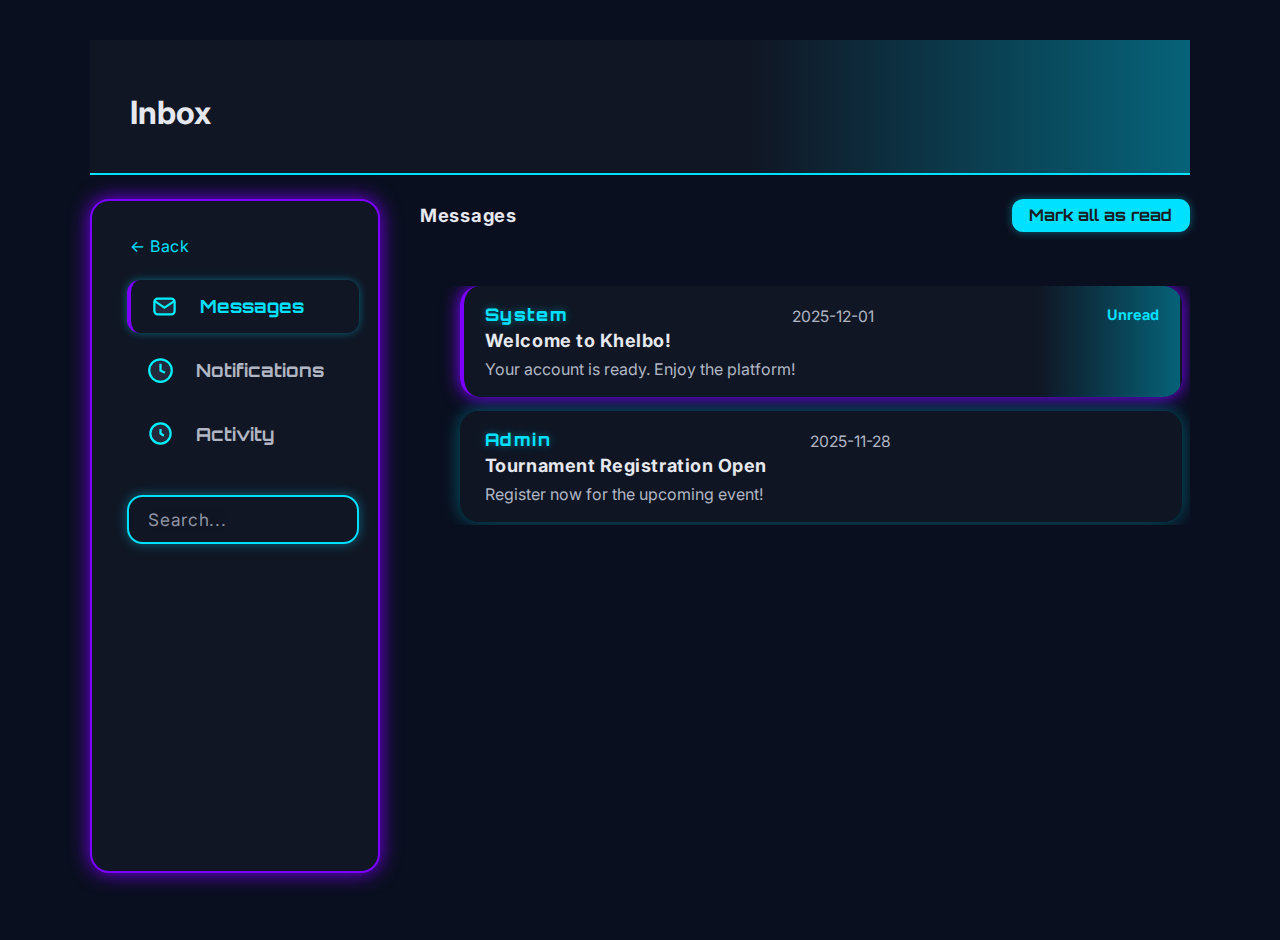
<file: src/html/inbox.html>
<!DOCTYPE html>
<html lang="en">
<head>
    <meta charset="UTF-8">
    <meta name="viewport" content="width=device-width, initial-scale=1.0">
    <title>Inbox</title>
    <link href="https://fonts.googleapis.com/css2?family=Orbitron:wght@600;800&family=Inter:wght@400;600;700&display=swap" rel="stylesheet">
    <link rel="stylesheet" href="../css/inbox.css">
    <link rel="stylesheet" href="../css/inbox-mb.css" media="only screen and (max-width: 900px)">
</head>
<body>
    <div class="inbox-container">
        <header class="inbox-header">
            <h1><span class="inbox-icon"></span> Inbox</h1>
        </header>
        <div style="height: 1.5rem;"></div>
        </header>
        <main class="inbox-main">
            <aside class="inbox-sidebar">
                <a href="dashboard.html#profile" style="display:inline-block;margin:0 0 1.5rem 0.2rem;font-family:'Inter',sans-serif;font-size:1rem;color:var(--neon-blue,#3af0ff);text-decoration:none;letter-spacing:0.03em;">&larr; Back</a>
                <nav class="inbox-tabs" role="tablist">
                    <button class="inbox-tab active" id="tab-messages" data-tab="messages" aria-selected="true" aria-controls="section-messages" tabindex="0"><span class="inbox-tab-icon" style="background:url('../img/message-icon.svg') no-repeat center/contain;"></span>Messages</button>
                    <button class="inbox-tab" id="tab-notifications" data-tab="notifications" aria-selected="false" aria-controls="section-notifications" tabindex="-1"><span class="inbox-tab-icon" style="background:url('../img/notification-icon.svg') no-repeat center/contain;"></span>Notifications</button>
                    <button class="inbox-tab" id="tab-activity" data-tab="activity" aria-selected="false" aria-controls="section-activity" tabindex="-1"><span class="inbox-tab-icon" style="background:url('../img/activity-icon.svg') no-repeat center/contain;"></span>Activity</button>
                </nav>
                <div class="inbox-sidebar-search">
                    <input type="text" id="inboxSearch" placeholder="Search..." autocomplete="off">
                </div>
            </aside>
            <section class="inbox-content">
                <!-- Messages Section -->
                <section class="inbox-section active" id="section-messages" role="tabpanel" aria-labelledby="tab-messages">
                    <div style="display: flex; align-items: center; justify-content: space-between; margin-bottom: 1.2rem;">
                        <span style="font-size: 1.15rem; font-weight: 700; letter-spacing: 0.04em;">Messages</span>
                        <button id="markAllReadBtn" class="inbox-chat-send-btn" style="padding:0.4rem 1.1rem; font-size:1rem;">Mark all as read</button>
                    </div>
                    <ul class="inbox-messages-list" id="messagesList">
                        <!-- Messages will be rendered dynamically by JS -->
                    </ul>
                    <div class="inbox-chat-box" id="chatBox" style="display:none; position:relative;">
                        <button type="button" id="closeChatBtn" title="Close chat" style="position:absolute;top:1rem;right:1rem;background:none;border:none;font-size:1.5rem;color:var(--text-muted);cursor:pointer;z-index:2;">&times;</button>
                        <div class="inbox-chat-thread" id="chatThread"></div>
                        <form class="inbox-chat-input-row" id="chatInputRow">
                            <input type="text" class="inbox-chat-input" id="chatInput" placeholder="Type a message..." autocomplete="off">
                            <button type="submit" class="inbox-chat-send-btn">Send</button>
                        </form>
                    </div>
                </section>
                <!-- Notifications Section -->
                <section class="inbox-section" id="section-notifications" role="tabpanel" aria-labelledby="tab-notifications">
                    <div style="display: flex; align-items: center; justify-content: space-between; margin-bottom: 1.2rem;">
                        <span style="font-size: 1.15rem; font-weight: 700; letter-spacing: 0.04em;">Notifications</span>
                        <button id="markAllNotificationsReadBtn" class="inbox-chat-send-btn" style="padding:0.4rem 1.1rem; font-size:1rem;">Mark all as read</button>
                    </div>
                    <ul class="inbox-feed-list" id="notificationsList">
                        <!-- Notifications will be rendered dynamically by JS -->
                    </ul>
                </section>
                <!-- Activity Section -->
                <section class="inbox-section" id="section-activity" role="tabpanel" aria-labelledby="tab-activity">
                    <div style="display: flex; align-items: center; justify-content: space-between; margin-bottom: 1.2rem;">
                        <span style="font-size: 1.15rem; font-weight: 700; letter-spacing: 0.04em;">Recent Activity</span>
                        <button id="markAllActivityReadBtn" class="inbox-chat-send-btn" style="padding:0.4rem 1.1rem; font-size:1rem;">Mark all as read</button>
                    </div>
                    <ul class="inbox-feed-list" id="activityList">
                        <!-- Activity feed will be rendered dynamically by JS -->
                    </ul>
                </section>
            </section>
        </main>
    </div>
    <script src="../js/inbox.js"></script>
</body>
</html>
</file>
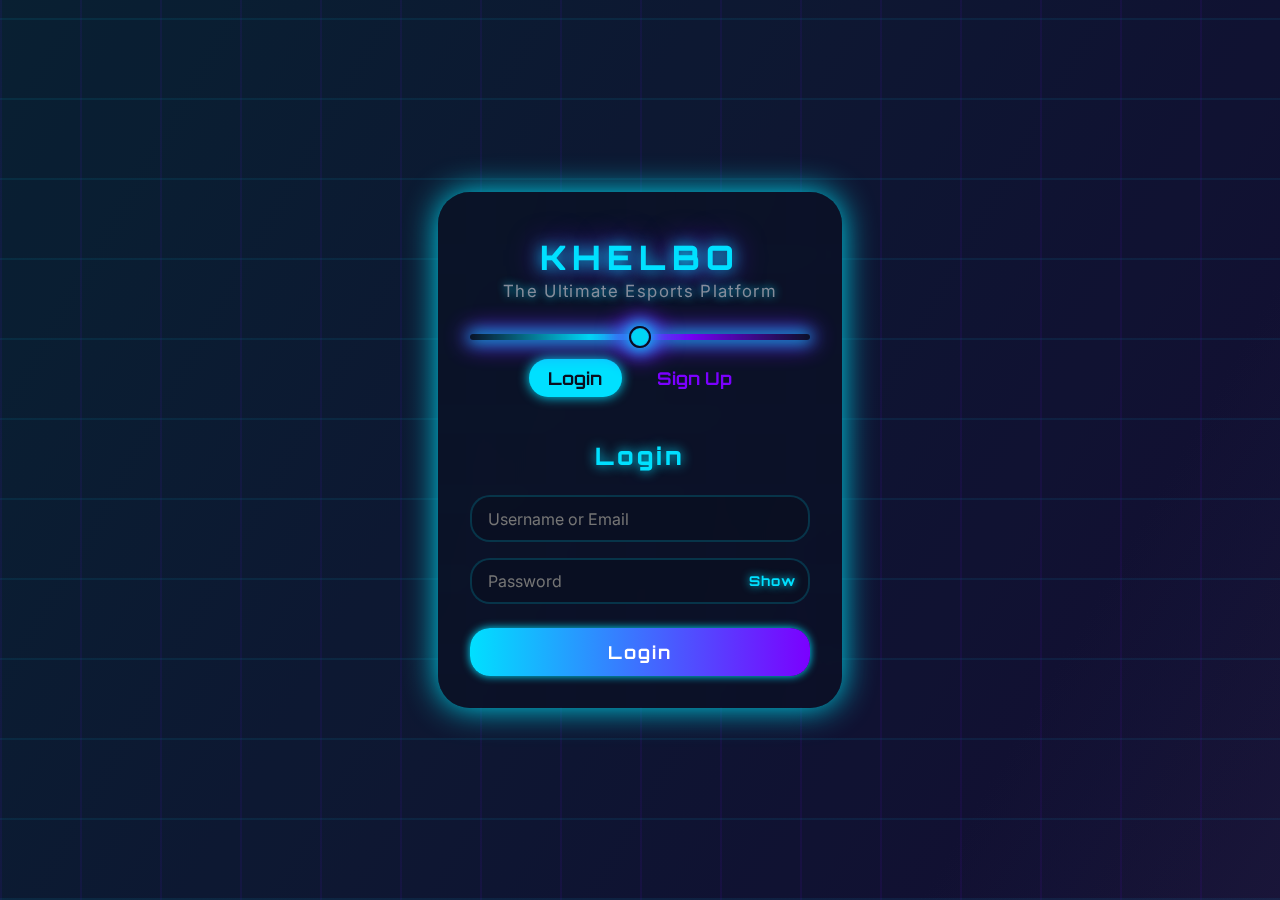
<file: src/html/login.html>
<!DOCTYPE html>
<html lang="en">
<head>
    <meta charset="UTF-8">
    <meta name="viewport" content="width=device-width, initial-scale=1.0">
    <title>Login / Signup - KHELBO</title>
    <!-- Match main UI fonts -->
    <link href="https://fonts.googleapis.com/css2?family=Orbitron:wght@600;800&family=Inter:wght@400;600;700&display=swap" rel="stylesheet">
    <link rel="stylesheet" href="../css/login.css">
</head>
<body>
    <div class="auth-container">
        <div class="futuristic-logo">
            <span class="neon-glow">KHELBO</span>
            <div class="tagline">The Ultimate Esports Platform</div>
        </div>
        <div class="glow-divider">
            <span class="divider-dot"></span>
        </div>
        <div class="form-toggle">
            <button id="showLogin" class="active">Login</button>
            <button id="showSignup">Sign Up</button>
        </div>
        <form id="loginForm" class="auth-form">
            <h2 class="auth-title">Login</h2>
            <input type="text" placeholder="Username or Email" required class="auth-input">
            <div class="password-wrapper">
                <input type="password" placeholder="Password" required class="auth-input">
                <button type="button" class="toggle-password" tabindex="-1" aria-label="Show or hide password">
                    <span class="toggle-text">Show</span>
                </button>
            </div>
            <button type="submit" class="auth-btn">Login</button>
        </form>
        <form id="signupForm" class="auth-form" style="display:none;">
            <h2 class="auth-title">Sign Up</h2>
            <input type="text" placeholder="Username" required class="auth-input">
            <input type="email" placeholder="Email" required class="auth-input">
            <div class="password-wrapper">
                <input type="password" placeholder="Password" required class="auth-input">
                <button type="button" class="toggle-password" tabindex="-1" aria-label="Show or hide password">
                    <span class="toggle-text">Show</span>
                </button>
            </div>
            <div class="password-wrapper">
                <input type="password" placeholder="Confirm Password" required class="auth-input">
                <button type="button" class="toggle-password" tabindex="-1" aria-label="Show or hide password">
                    <span class="toggle-text">Show</span>
                </button>
            </div>
            <button type="submit" class="auth-btn">Sign Up</button>
        </form>
    </div>
    <script src="../js/login.js"></script>
    <script src="../js/divider-interactive.js"></script>
</body>
</html>
</file>
<file: src/css/inbox.css>
/* Chat box container: fixed height, scrollable thread */
.inbox-chat-box {
    position: relative;
    max-height: 350px;
    min-height: 250px;
    display: flex;
    flex-direction: column;
    background: var(--glass-bg);
    border-radius: var(--card-radius);
    box-shadow: var(--card-shadow);
    margin-top: 1.2rem;
    overflow: hidden;
}
.inbox-chat-thread {
    flex: 1 1 auto;
    overflow-y: auto;
    max-height: 220px;
    min-height: 120px;
    padding: 1.5rem 1.5rem 1rem 1.5rem;
    scrollbar-width: none; /* Firefox */
    -ms-overflow-style: none; /* IE 10+ */
}
.inbox-chat-thread::-webkit-scrollbar {
    display: none;
}
}
.inbox-chat-input-row {
    flex-shrink: 0;
    margin-top: 0;
    padding: 0 1.5rem 1.2rem 1.5rem;
    background: none;
}
/* Empty state message styling (subtle) */
.inbox-empty-message {
    text-align: center;
    color: var(--text-muted);
    font-family: 'Inter', Arial, sans-serif;
    font-size: 1.08rem;
    font-weight: 500;
    letter-spacing: 0.04em;
    padding: 2.2rem 0 2.2rem 0;
    opacity: 0.7;
    margin: 0.5rem 0;
}
/* Modern, professional, dashboard-consistent inbox styles for Khelbo.gg */
:root {
    --neon-blue: #00e0ff;
    --neon-purple: #7b00ff;
    --neon-blue-glow: #00e0ff66;
    --glass-bg: rgba(16, 22, 36, 0.85);
    --sidebar-bg: #101624;
    --sidebar-border: #23283a;
    --primary-bg: #0a0f1f;
    --secondary-bg: #101624;
    --text-main: #e6e8ef;
    --text-muted: #b0b6c3;
    --card-radius: 1.2rem;
    --card-shadow: 0 0 18px var(--neon-blue-glow), 0 1px 12px #0008;
}
body {
    background: var(--primary-bg);
    color: var(--text-main);
    font-family: 'Inter', Arial, sans-serif;
    margin: 0;
    padding: 0;
    min-height: 100vh;
    box-sizing: border-box;
}
.inbox-container {
    max-width: 1100px;
    margin: 2.5rem auto;
    background: none;
    border-radius: 2.2rem;
    box-shadow: none;
    padding: 0;
    overflow: visible;
    display: flex;
    flex-direction: column;
}
.inbox-header {
    background: linear-gradient(90deg, var(--secondary-bg) 60%, var(--neon-blue-glow) 100%);
    padding: 2rem 2.5rem 1.2rem 2.5rem;
    border-bottom: 2.5px solid var(--neon-blue);
    display: flex;
    align-items: center;
    gap: 1rem;
}

.inbox-main {
    display: grid;
    grid-template-columns: 290px 1fr;
    gap: 2.5rem;
    min-height: 600px;
    background: none;
}
.inbox-sidebar {
    background: var(--sidebar-bg);
    border-radius: var(--card-radius);
    box-shadow: 0 0 20px 0 var(--neon-purple), 0 1px 12px #0008;
    border: 2px solid var(--neon-purple);
    padding: 2.2rem 1.2rem 2.2rem 2.2rem;
    display: flex;
    flex-direction: column;
    min-width: 220px;
    max-width: 290px;
    height: 100%;
}
.inbox-tabs {
    display: flex;
    flex-direction: column;
    gap: 0.7rem;
    margin-bottom: 2.2rem;
}
.inbox-tab {
    display: flex;
    align-items: center;
    gap: 0.7em;
    font-family: 'Orbitron', Arial, sans-serif;
    font-size: 1.13rem;
    font-weight: 700;
    color: var(--text-muted);
    background: none;
    border: none;
    border-radius: 0.8rem;
    padding: 0.7em 1.1em;
    cursor: pointer;
    transition: background 0.18s, color 0.18s;
}
.inbox-tab.active, .inbox-tab:hover {
    background: var(--glass-bg);
    color: var(--neon-blue);
    box-shadow: 0 0 8px var(--neon-blue-glow);
    border-left: 4px solid var(--neon-purple);
}
    .inbox-tab-icon {
        width: 1.5em;
        height: 1.5em;
        display: inline-block;
        vertical-align: middle;
        margin-right: 0.5em;
    }
    .inbox-sidebar-search {
        margin-bottom: 1.5rem;
        width: 100%;
        display: flex;
        align-items: center;
        justify-content: center;
    }
    .inbox-sidebar-search input {
        width: 100%;
        padding: 0.7em 1.1em;
        border-radius: 0.9em;
        border: 2px solid var(--neon-blue);
        background: var(--glass-bg);
        color: var(--text-main);
        font-size: 1.08em;
        outline: none;
        box-shadow: 0 0 12px 0 var(--neon-blue-glow);
        transition: border 0.18s, box-shadow 0.18s;
        font-family: 'Inter', Arial, sans-serif;
        letter-spacing: 0.04em;
        margin: 0 auto;
        caret-color: var(--neon-blue);
    }
    ::placeholder {
        color: var(--text-muted);
        opacity: 0.8;
        font-size: 1em;
        letter-spacing: 0.04em;
    }
    }
    .inbox-sidebar-search input:focus {
        border: 2.5px solid var(--neon-blue);
        box-shadow: 0 0 18px 2px var(--neon-blue-glow);
    }
    .inbox-content {
        width: 100%;
        min-height: 500px;
        display: flex;
        flex-direction: column;
        gap: 1.5rem;
    }
    .inbox-section {
        display: none;
        flex-direction: column;
        gap: 1.2rem;
    }
    .inbox-section.active {
        display: flex;
    }
    /* Messages List */
    .inbox-messages-list {
        display: flex;
        flex-direction: column;
        gap: 0.7rem;
        max-height: 350px;
        overflow-y: auto;
        padding-right: 0.5rem;
    }
    .inbox-message-item {
        background: var(--glass-bg);
        border-radius: var(--card-radius);
        box-shadow: var(--card-shadow);
        padding: 1.1rem 1.3rem;
        cursor: pointer;
        display: flex;
        flex-direction: column;
        gap: 0.2rem;
        border-left: 4px solid transparent;
        border-right: 2px solid transparent;
        transition: background 0.18s, border-color 0.18s, box-shadow 0.18s;
        margin-bottom: 0.2rem;
        position: relative;
    }
    .inbox-message-item.unread {
        border-left: 4px solid var(--neon-purple);
        background: linear-gradient(90deg, var(--secondary-bg) 80%, var(--neon-blue-glow) 100%);
        box-shadow: 0 0 18px var(--neon-purple), 0 1px 12px #7b00ff22;
    }
    .inbox-message-item.selected, .inbox-message-item:hover {
        background: linear-gradient(90deg, var(--secondary-bg) 60%, var(--neon-blue-glow) 100%);
        border-left: 4px solid var(--neon-purple);
        border-right: 2px solid var(--neon-blue);
        box-shadow: 0 0 24px var(--neon-purple), 0 1px 16px #7b00ff33;
    }
    .inbox-message-meta {
        display: flex;
        align-items: center;
        justify-content: space-between;
        gap: 1.2em;
    }
    .inbox-message-from {
        font-family: 'Orbitron', Arial, sans-serif;
        font-size: 1.08rem;
        font-weight: 800;
        color: var(--neon-blue);
        letter-spacing: 0.08em;
        text-shadow: 0 0 8px var(--neon-blue-glow);
    }
    .inbox-message-title {
        font-size: 1.13rem;
        font-weight: 700;
        color: var(--text-main);
        letter-spacing: 0.03em;
    }
    .inbox-message-date {
        font-size: 0.98rem;
        color: var(--text-muted);
        margin-top: 0.2rem;
    }
    .inbox-message-status {
        font-size: 0.9em;
        color: var(--neon-blue);
        margin-left: 0.7em;
        font-weight: 700;
    }
    .inbox-message-body {
        color: var(--text-muted);
        font-size: 1em;
        margin-top: 0.3em;
    }
    .inbox-message-actions {
        position: absolute;
        top: 1.1em;
        right: 1.2em;
        display: flex;
        gap: 0.5em;
    }
    .inbox-message-actions button {
        background: none;
        border: none;
        color: var(--neon-blue);
        font-size: 1.1em;
        cursor: pointer;
        opacity: 0.7;
        transition: opacity 0.15s;
    }
    .inbox-message-actions button:hover {
        opacity: 1;
    }
    .inbox-chat-thread {
        background: var(--glass-bg);
        border-radius: var(--card-radius);
        box-shadow: var(--card-shadow);
        padding: 1.5rem 1.5rem 1rem 1.5rem;
        display: flex;
        flex-direction: column;
        gap: 1.1rem;
        min-height: 250px;
        max-height: 350px;
        overflow-y: auto;
    }
    .inbox-chat-message {
        display: flex;
        flex-direction: column;
        align-items: flex-start;
        margin-bottom: 0.7em;
        max-width: 80%;
    }
    .inbox-chat-message.sent {
        align-items: flex-end;
        margin-left: auto;
    }
    .inbox-chat-bubble {
        background: var(--sidebar-bg);
        color: var(--text-main);
        border-radius: 1.1em 1.1em 0.3em 1.1em;
        padding: 0.7em 1.1em;
        box-shadow: 0 0 8px var(--neon-blue-glow);
        font-size: 1em;
        margin-bottom: 0.2em;
        position: relative;
    }
    .inbox-chat-message.sent .inbox-chat-bubble {
        background: var(--neon-blue);
        color: #181c24;
        border-radius: 1.1em 1.1em 1.1em 0.3em;
        box-shadow: 0 0 8px var(--neon-blue-glow);
    }
    .inbox-chat-meta {
        font-size: 0.85em;
        color: var(--text-muted);
        margin-top: 0.1em;
        text-align: right;
    }
    .inbox-chat-input-row {
        display: flex;
        align-items: center;
        gap: 0.7em;
        margin-top: 1.1em;
    }
    .inbox-chat-input {
        flex: 1;
        padding: 0.7em 1em;
        border-radius: 0.7em;
        border: 1.5px solid var(--sidebar-border);
        background: var(--glass-bg);
        color: var(--text-main);
        font-size: 1em;
        outline: none;
        transition: border 0.18s;
    }
    .inbox-chat-input:focus {
        border: 1.5px solid var(--neon-blue);
    }
    .inbox-chat-send-btn {
        background: var(--neon-blue);
        color: #181c24;
        border: none;
        border-radius: 0.7em;
        padding: 0.6em 1.3em;
        font-family: 'Orbitron', Arial, sans-serif;
        font-weight: 700;
        font-size: 1em;
        cursor: pointer;
        box-shadow: 0 0 8px var(--neon-blue-glow);
        transition: background 0.18s;
    }
    .inbox-chat-send-btn:hover {
        background: #00c0cc;
    }
    /* Notifications & Activity */
    .inbox-feed-list {
        display: flex;
        flex-direction: column;
        gap: 1.1rem;
        max-height: 400px;
        overflow-y: auto;
        padding-right: 0.5rem;
    }
    .inbox-feed-item {
        background: var(--glass-bg);
        border-radius: var(--card-radius);
        box-shadow: 0 0 20px 0 var(--neon-purple), 0 1px 12px #0008;
        border-left: 4px solid transparent;
        transition: background 0.18s, box-shadow 0.18s, border-color 0.18s;
        .inbox-feed-item.unread {
            background: linear-gradient(90deg, var(--secondary-bg) 80%, var(--neon-purple) 100%);
            border-left: 4px solid var(--neon-purple);
            box-shadow: 0 0 24px var(--neon-purple), 0 1px 16px #7b00ff33;
        }
        .inbox-feed-item:not(.unread) {
            background: var(--glass-bg);
            border-left: 4px solid var(--neon-blue);
            box-shadow: 0 0 12px var(--neon-blue-glow), 0 1px 8px #00e0ff22;
        }
        padding: 1.1rem 1.3rem;
        display: flex;
        align-items: flex-start;
        gap: 1.1em;
        position: relative;
        transition: background 0.18s, box-shadow 0.18s;
    }
    .inbox-feed-item:hover {
        background: linear-gradient(90deg, var(--secondary-bg) 60%, var(--neon-blue-glow) 100%);
        box-shadow: 0 0 24px var(--neon-purple), 0 1px 16px #7b00ff33;
    }
    .inbox-feed-icon {
        width: 2.1em;
        height: 2.1em;
        flex-shrink: 0;
        margin-top: 0.1em;
    }
    .inbox-feed-content {
        flex: 1;
        display: flex;
        flex-direction: column;
        gap: 0.2em;
    }
    .inbox-feed-title {
        font-family: 'Orbitron', Arial, sans-serif;
        font-size: 1.08rem;
        font-weight: 800;
        color: var(--neon-purple);
        letter-spacing: 0.08em;
        text-shadow: 0 0 8px var(--neon-purple);
    }
    .inbox-feed-desc {
        color: var(--text-main);
        font-size: 1em;
    }
    .inbox-feed-date {
        font-size: 0.95em;
        color: var(--text-muted);
        margin-top: 0.2em;
    }
    .inbox-feed-actions {
        position: absolute;
        top: 1.1em;
        right: 1.2em;
        display: flex;
        gap: 0.5em;
    }
    .inbox-feed-actions button {
        background: none;
        border: none;
        color: var(--neon-blue);
        font-size: 1.1em;
        cursor: pointer;
        opacity: 0.7;
        transition: opacity 0.15s;
    }
    .inbox-feed-actions button:hover {
        opacity: 1;
    }
    @media (max-width: 900px) {
        .inbox-main {
            display: flex;
            flex-direction: column;
            gap: 1.2rem;
        }
        .inbox-sidebar {
            min-width: 0;
            max-width: 100%;
            flex-direction: row;
            align-items: center;
            padding: 1rem 0.5rem 1rem 0.5rem;
            gap: 1.2rem;
            border-radius: 1.2rem;
            margin-bottom: 1.2rem;
        }
        .inbox-tabs {
            flex-direction: row;
            gap: 0.5rem;
            margin-bottom: 0;
        }
        .inbox-tab {
            font-size: 1em;
            padding: 0.5em 0.8em;
        }
        .inbox-content {
            min-height: 200px;
            gap: 0.7rem;
        }
    }
</file>
<file: src/css/inbox-mb.css>
@media (max-width: 900px) {
    .inbox-container {
        padding: 1rem 0.5rem 1rem 0.5rem;
        gap: 1.2rem;
    }
    .inbox-header h1 {
        font-size: 1.2rem;
    }
    .inbox-main {
        flex-direction: column;
        gap: 1.2rem;
    }
    .inbox-detail-section {
        padding: 1rem 0.7rem;
        min-height: 120px;
    }
    .inbox-list-section {
        flex: 1 1 100%;
    }
    .inbox-list .inbox-message {
        padding: 0.7rem 0.7rem;
    }
}
</file>
<file: src/css/login.css>
.back-home-link:hover,
.back-home-link:active {
    color: #b0b4be;
    text-decoration: none;
    background: none;
    box-shadow: none;
}
/* Neon Back to Home link */
.back-home-link {
    display: inline-block;
    margin-bottom: 1.2rem;
    font-family: 'Orbitron', Arial, sans-serif;
    font-size: 1.08rem;
    font-weight: 700;
    color: var(--neon-blue);
    text-decoration: none;
    letter-spacing: 0.09em;
    text-shadow: 0 0 8px var(--neon-blue), 0 0 12px var(--neon-purple);
    background: rgba(10,15,31,0.55);
    border-radius: 1.2rem;
    padding: 0.45rem 1.2rem 0.45rem 1.1rem;
    box-shadow: 0 0 12px 2px var(--neon-blue)33;
    transition: color 0.18s, background 0.18s, box-shadow 0.18s;
    position: relative;
    z-index: 10;
}

/* Neon animated alert styles */
.neon-alert {
    position: absolute;
    top: -2.5rem;
    left: 50%;
    transform: translateX(-50%) scale(0.95);
    min-width: 220px;
    max-width: 90vw;
    padding: 0.85rem 1.5rem;
    border-radius: 1.2rem;
    font-family: 'Orbitron', Arial, sans-serif;
    font-size: 1.08rem;
    font-weight: 700;
    letter-spacing: 0.09em;
    text-align: center;
    z-index: 100;
    opacity: 0;
    pointer-events: none;
    box-shadow: 0 0 18px 2px var(--neon-blue), 0 0 24px 4px var(--neon-purple);
    background: linear-gradient(90deg, rgba(0,224,255,0.85) 0%, rgba(123,0,255,0.85) 100%);
    color: #fff;
    text-shadow: 0 0 8px var(--neon-blue), 0 0 12px var(--neon-purple);
    transition: opacity 0.35s cubic-bezier(.4,0,.2,1), transform 0.35s cubic-bezier(.4,0,.2,1);
    animation: neonAlertPop 1.2s cubic-bezier(.4,0,.2,1);
}
.neon-alert.show {
    opacity: 1;
    transform: translateX(-50%) scale(1.04);
    pointer-events: auto;
}
.neon-alert.success {
    background: linear-gradient(90deg, rgba(0,255,180,0.92) 0%, rgba(0,224,255,0.92) 100%);
    box-shadow: 0 0 18px 2px var(--success), 0 0 24px 4px var(--neon-blue);
    color: #fff;
    text-shadow: 0 0 8px var(--success), 0 0 12px var(--neon-blue);
}
.neon-alert.error {
    background: linear-gradient(90deg, rgba(255,0,120,0.92) 0%, rgba(123,0,255,0.92) 100%);
    box-shadow: 0 0 18px 2px var(--danger), 0 0 24px 4px var(--neon-purple);
    color: #fff;
    text-shadow: 0 0 8px var(--danger), 0 0 12px var(--neon-purple);
}
@keyframes neonAlertPop {
    0% { opacity: 0; transform: translateX(-50%) scale(0.8); }
    60% { opacity: 1; transform: translateX(-50%) scale(1.08); }
    100% { opacity: 1; transform: translateX(-50%) scale(1.04); }
}
.password-wrapper {
    position: relative;
    width: 100%;
    display: flex;
    align-items: center;
}
.password-wrapper input[type="password"],
.password-wrapper input[type="text"] {
    width: 100%;
    padding-right: 2.5rem;
}
.toggle-password {
    position: absolute;
    right: 0.7rem;
    top: 50%;
    transform: translateY(-50%);
    background: none;
    border: none;
    cursor: pointer;
    outline: none;
    padding: 0.2rem;
    z-index: 3;
    display: flex;
    align-items: center;
    justify-content: center;
}
.toggle-text {
    font-family: 'Orbitron', Arial, sans-serif;
    font-size: 1.01em;
    font-weight: 700;
    color: var(--neon-blue);
    letter-spacing: 0.08em;
    text-shadow: 0 0 8px var(--neon-blue);
    transition: color 0.18s, text-shadow 0.18s;
    user-select: none;
}
.toggle-password.active .toggle-text {
    color: var(--neon-purple);
    text-shadow: 0 0 8px var(--neon-purple);
}
/* Futuristic Neon Logo and Tagline */
.futuristic-logo {
    display: flex;
    flex-direction: column;
    align-items: center;
    margin-bottom: 1.2rem;
    margin-top: 0.2rem;
}
.neon-glow {
    font-family: 'Orbitron', Arial, sans-serif;
    font-size: 2.1rem;
    font-weight: 800;
    color: var(--neon-blue);
    letter-spacing: 0.18em;
    text-shadow: 0 0 16px var(--neon-blue), 0 0 32px var(--neon-purple);
    text-transform: uppercase;
    animation: neonPulse 2.2s infinite alternate cubic-bezier(.4,0,.2,1);
    position: relative;
}
.dot-glow {
    color: var(--neon-purple);
    text-shadow: 0 0 12px var(--neon-purple), 0 0 24px var(--neon-blue);
    font-size: 2.3rem;
    vertical-align: middle;
    animation: neonPulseDot 1.5s infinite alternate cubic-bezier(.4,0,.2,1);
}
.tagline {
    color: var(--text-muted);
    font-family: 'Inter', Arial, sans-serif;
    font-size: 1.05rem;
    margin-top: 0.2rem;
    margin-bottom: 0.2rem;
    letter-spacing: 0.08em;
    text-align: center;
    text-shadow: 0 0 8px var(--neon-blue);
    opacity: 0.85;
}
@keyframes neonPulse {
    0% { text-shadow: 0 0 8px var(--neon-blue), 0 0 16px var(--neon-purple); }
    100% { text-shadow: 0 0 24px var(--neon-purple), 0 0 32px var(--neon-blue); }
}
@keyframes neonPulseDot {
    0% { text-shadow: 0 0 8px var(--neon-purple), 0 0 16px var(--neon-blue); }
    100% { text-shadow: 0 0 24px var(--neon-blue), 0 0 32px var(--neon-purple); }
}

.glow-divider {
    width: 100%;
    height: 6px;
    position: relative;
    margin: 0.7rem 0 1.2rem 0;
    background: linear-gradient(90deg, transparent 0%, var(--neon-blue) 35%, var(--neon-purple) 65%, transparent 100%);
    box-shadow: 0 0 16px 2px var(--neon-blue), 0 0 24px 4px var(--neon-purple);
    border-radius: 3px;
    opacity: 0.95;
    overflow: visible;
    animation: dividerGlow 2.5s infinite alternate;
    display: flex;
    align-items: center;
    justify-content: center;
}
.divider-dot {
    position: absolute;
    left: 50%;
    top: 50%;
    transform: translate(-50%, -50%);
    width: 18px;
    height: 18px;
    background: radial-gradient(circle, var(--neon-blue) 60%, var(--neon-purple) 100%);
    border-radius: 50%;
    box-shadow: 0 0 16px 4px var(--neon-blue), 0 0 24px 8px var(--neon-purple);
    z-index: 2;
    animation: dotPulse 1.8s infinite alternate;
    border: 2.5px solid #0A0F1F;
    cursor: pointer;
    transition: left 0.18s cubic-bezier(.4,0,.2,1);
    touch-action: pan-x;
}
/* Interactive backgrounds for divider */
body.bg-left,
body.bg-right {
    background: linear-gradient(120deg, #0A0F1F 80%, #111827 100%);
    transition: background 0.5s cubic-bezier(.4,0,.2,1);
    position: relative;
}
@keyframes dividerGlow {
    0% { box-shadow: 0 0 8px var(--neon-blue), 0 0 12px var(--neon-purple); opacity: 0.8; }
    100% { box-shadow: 0 0 24px 8px var(--neon-purple), 0 0 32px 12px var(--neon-blue); opacity: 1; }
}
@keyframes dotPulse {
    0% { box-shadow: 0 0 8px var(--neon-blue), 0 0 12px var(--neon-purple); }
    100% { box-shadow: 0 0 24px 8px var(--neon-purple), 0 0 32px 12px var(--neon-blue); }
}
@import url('https://fonts.googleapis.com/css2?family=Orbitron:wght@600;800&family=Inter:wght@400;600;700&display=swap');

:root {
    --primary-bg: #0A0F1F;
    --secondary-bg: #111827;
    --glass-bg: rgba(10,15,31,0.55);
    --neon-blue: #00E0FF;
    --neon-purple: #7B00FF;
    --text-main: #E5E7EB;
    --text-muted: #9CA3AF;
    --radius-xl: 1.25rem;
    --radius-2xl: 2rem;
}

body {
    font-family: 'Inter', Arial, sans-serif;
    margin: 0;
    padding: 0;
    min-height: 100vh;
    background: linear-gradient(120deg, #0A0F1F 80%, #111827 100%);
    color: var(--text-main);
    letter-spacing: 0.01em;
    display: flex;
    align-items: center;
    justify-content: center;
    position: relative;
    overflow-x: hidden;
}
body::before {
    content: "";
    position: fixed;
    top: 0; left: 0; width: 100vw; height: 100vh;
    z-index: 0;
    pointer-events: none;
    background:
        linear-gradient(120deg, rgba(0,224,255,0.10) 0%, rgba(123,0,255,0.10) 100%),
        repeating-linear-gradient(90deg, rgba(123,0,255,0.09) 0 2px, transparent 2px 80px),
        repeating-linear-gradient(0deg, rgba(0,224,255,0.09) 0 2px, transparent 2px 80px);
    animation: cyberGridMove 18s linear infinite;
    opacity: 0.85;
}
@keyframes cyberGridMove {
    0% { background-position: 0 0, 0 0, 0 0; }
    100% { background-position: 120px 80px, 80px 120px, 40px 60px; }
}

.auth-container {
    background: var(--glass-bg);
    border-radius: var(--radius-2xl);
    box-shadow: 0 0 32px 0 var(--neon-blue), 0 1px 24px #0008;
    padding: 2.5rem 2rem 2rem 2rem;
    width: 340px;
    display: flex;
    flex-direction: column;
    align-items: center;
    position: relative;
    z-index: 1;
    backdrop-filter: blur(12px);
}
.form-toggle {
    display: flex;
    gap: 1rem;
    margin-bottom: 1.5rem;
}
.form-toggle button {
    background: none;
    border: none;
    color: var(--neon-purple);
    font-size: 1.1rem;
    font-family: 'Orbitron', Arial, sans-serif;
    font-weight: 700;
    cursor: pointer;
    padding: 0.5rem 1.2rem;
    border-radius: var(--radius-xl);
    transition: background 0.2s, color 0.2s, box-shadow 0.2s;
    outline: none;
    box-shadow: 0 0 8px var(--neon-purple)22;
}
.form-toggle button.active, .form-toggle button:hover {
    background: var(--neon-blue);
    color: #0A0F1F;
    box-shadow: 0 0 12px var(--neon-blue);
}
.auth-form {
    display: flex;
    flex-direction: column;
    gap: 1rem;
    width: 100%;
}
/* Auth headings use Orbitron */
.auth-title {
    color: var(--neon-blue);
    margin-bottom: 0.5rem;
    text-align: center;
    font-family: 'Orbitron', Arial, sans-serif;
    font-size: 1.5rem;
    font-weight: 800;
    letter-spacing: 0.12em;
    text-shadow: 0 0 12px var(--neon-blue);
}
/* Auth inputs use Inter */
.auth-input {
    padding: 0.7rem 1rem;
    border-radius: var(--radius-xl);
    border: 2px solid rgba(0,224,255,0.18);
    background: var(--glass-bg);
    color: var(--text-main);
    font-size: 1rem;
    outline: none;
    transition: border 0.2s, box-shadow 0.2s;
    box-shadow: 0 0 8px 0 var(--neon-blue)22;
    font-family: 'Inter', Arial, sans-serif;
}
.auth-input:focus {
    border: 2px solid var(--neon-blue);
    box-shadow: 0 0 16px var(--neon-blue);
}
.auth-form input:focus {
    border: 2px solid var(--neon-blue);
    box-shadow: 0 0 16px var(--neon-blue);
}
/* Auth buttons use Orbitron */
.auth-btn {
    background: linear-gradient(90deg, var(--neon-blue) 0%, var(--neon-purple) 100%);
    color: #fff;
    border: none;
    border-radius: var(--radius-xl);
    padding: 0.8rem 0;
    font-size: 1.1rem;
    font-family: 'Orbitron', Arial, sans-serif;
    font-weight: 700;
    cursor: pointer;
    margin-top: 0.5rem;
    transition: background 0.2s, color 0.2s, box-shadow 0.2s;
    box-shadow: 0 0 8px var(--neon-blue);
    letter-spacing: 0.12em;
}
.auth-btn:hover {
    background: linear-gradient(90deg, var(--neon-purple) 0%, var(--neon-blue) 100%);
    color: var(--neon-blue);
    box-shadow: 0 0 16px var(--neon-purple);
}

@media (max-width: 600px) {
    .auth-container {
        width: 98vw;
        padding: 1.2rem 0.5rem 1.2rem 0.5rem;
        border-radius: 1.2rem;
    }
    .auth-form h2 {
        font-size: 1.15rem;
    }
    .form-toggle button {
        font-size: 1.01rem;
        padding: 0.4rem 0.8rem;
        border-radius: 0.7rem;
    }
    .auth-form input {
        font-size: 0.98rem;
        padding: 0.6rem 0.7rem;
        border-radius: 0.7rem;
    }
    .auth-form button[type="submit"] {
        font-size: 1.01rem;
        padding: 0.7rem 0;
        border-radius: 0.7rem;
    }
}
</file>
